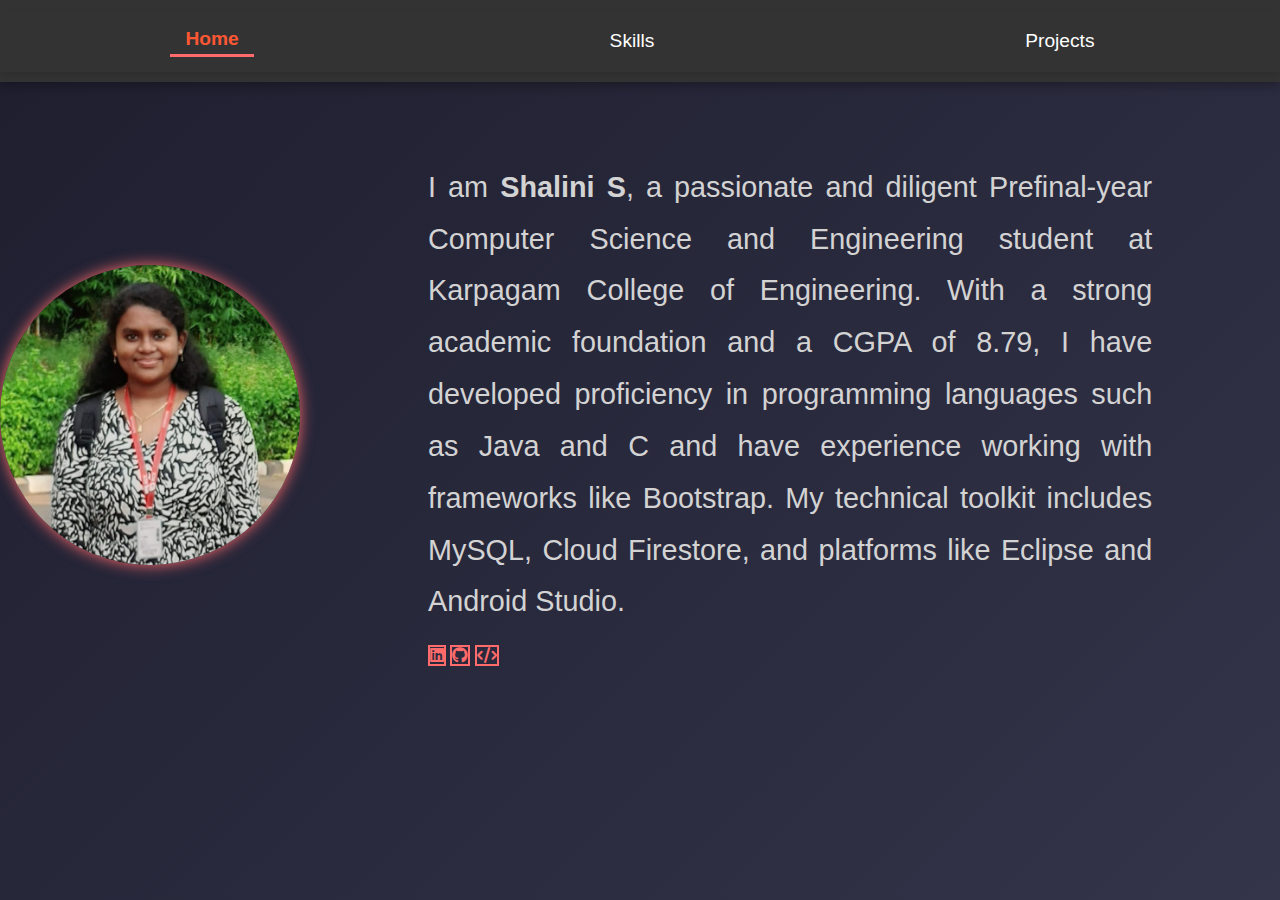
<file: index.html>
<!DOCTYPE html>
<html lang="en">

<head>
    <meta charset="UTF-8">
    <meta name="viewport" content="width=device-width, initial-scale=1.0">
    <link rel="stylesheet" href="https://cdnjs.cloudflare.com/ajax/libs/font-awesome/6.5.2/css/all.min.css">
    <link rel="stylesheet" href="style.css">
    <link rel="stylesheet" href="https://maxcdn.bootstrapcdn.com/bootstrap/4.5.2/css/bootstrap.min.css">
    <title>Portfolio Website</title>
    <style>
        /* Style for the navigation bar */
        
        body {
            margin: 0;
            padding: 0;
        }

        header {
            background-color: #333;
            color: white;
            padding: 10px 0;
        }
        nav {
            display: flex;
            justify-content: space-around;
            align-items: center;
            background-color: #333; /* Background color for nav */
            padding: 15px 0;
            width: 100%; /* Full width */
            box-shadow: 0 4px 6px rgba(0, 0, 0, 0.1);
        }

        /* Navigation links */
        nav a {
            color: white;
            text-decoration: none;
            font-size: 1.2rem; /* Increase font size */
            padding: 0 15px;
            transition: color 0.3s;
        }

        nav a:hover {
            color: #ff5733; /* Change color on hover */
        }

        nav a.active {
            color: #ff5733; /* Highlight active link */
            font-weight: bold;
        }
        .home-content p {
            text-align: justify; /* Justify the text */
            line-height: 1.8; /* Improve readability */
            padding-right: 15%;
        }
    </style>
</head>
<body>
    <header>
        

        <nav>
            <a href="index.html" class="active">Home</a>
           
            <a href="skills.html">Skills</a>
            <a href="projects.html">Projects</a>
      
        </nav>
    </header>
    <section class="home">
        <div class="home-img">
            <img src="mine.jpg" alt="Shalini's Picture">
        </div>
        <div class="home-content">
            <!-- <h1>Hi, It's <span>Shalini S</span></h1>
            <h3 class="typing-text">I'm a <span></span></h3> -->
            <p class="home-content">
                I am <strong>Shalini S</strong>, a passionate and diligent  Prefinal-year Computer Science and Engineering student at Karpagam College of Engineering. With a strong academic foundation and a CGPA of 8.79, I have developed proficiency in programming languages such as Java and C and have experience working with frameworks like Bootstrap. My technical toolkit includes MySQL, Cloud Firestore, and platforms like Eclipse and Android Studio.
            </p>
           
            <div class="social-icons">
                <a href="https://www.linkedin.com/in/shalini-s-a0510026a/"><i class="fa-brands fa-linkedin"></i></a>
                <a href="https://github.com/shalini2135"><i class="fa-brands fa-github"></i></a>
                <a href="https://leetcode.com/u/717822p346/"><i class="fa-solid fa-code"></i></a>
            </div>
            
        </div>
    </section>

    <script src="https://code.jquery.com/jquery-3.5.1.slim.min.js"></script>
    <script src="https://cdn.jsdelivr.net/npm/@popperjs/core@2.9.3/dist/umd/popper.min.js"></script>
    <script src="https://maxcdn.bootstrapcdn.com/bootstrap/4.5.2/js/bootstrap.min.js"></script>
</body>
</html>
</file>
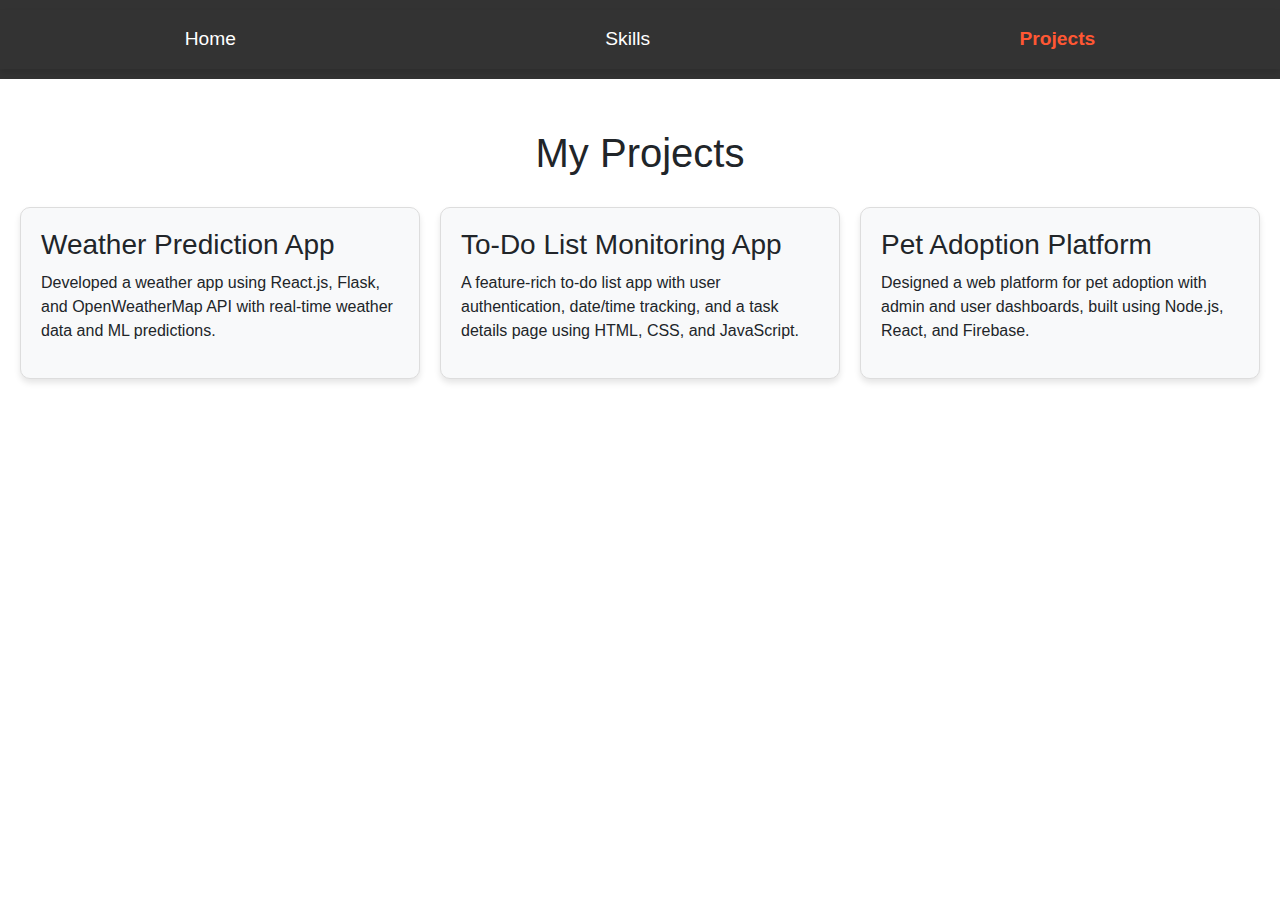
<file: projects.html>
<!DOCTYPE html>
<html lang="en">

<head>
    <meta charset="UTF-8">
    <meta name="viewport" content="width=device-width, initial-scale=1.0">
    <link rel="stylesheet" href="https://cdnjs.cloudflare.com/ajax/libs/font-awesome/6.5.2/css/all.min.css">
    <link rel="stylesheet" href="https://maxcdn.bootstrapcdn.com/bootstrap/4.5.2/css/bootstrap.min.css">
    <title>Projects - Shalini S</title>
    <style>
        body {
            margin: 0;
            padding: 0;
        }

        header {
            background-color: #333;
            color: white;
            padding: 10px 0;
        }
        nav {
            display: flex;
            justify-content: space-around;
            align-items: center;
            background-color: #333; /* Background color for nav */
            padding: 15px 0;
            width: 100%; /* Full width */
            box-shadow: 0 4px 6px rgba(0, 0, 0, 0.1);
        }

        /* Navigation links */
        nav a {
            color: white;
            text-decoration: none;
            font-size: 1.2rem; /* Increase font size */
            padding: 0 15px;
            transition: color 0.3s;
        }

        nav a:hover {
            color: #ff5733; /* Change color on hover */
        }

        nav a.active {
            color: #ff5733; /* Highlight active link */
            font-weight: bold;
        }

        .projects-section {
            padding: 50px 20px;
            text-align: center;
        }

        .projects-section h1 {
            margin-bottom: 30px;
        }

        .projects-grid {
            display: grid;
            grid-template-columns: repeat(auto-fit, minmax(300px, 1fr));
            gap: 20px;
        }

        .project-card {
            background-color: #f8f9fa;
            border: 1px solid #ddd;
            border-radius: 10px;
            box-shadow: 0 4px 6px rgba(0, 0, 0, 0.1);
            overflow: hidden;
        }

        .project-card img {
            width: 100%;
            height: 200px;
            object-fit: cover;
        }

        .project-card .card-content {
            padding: 20px;
            text-align: left;
        }

        .project-card h3 {
            margin-bottom: 10px;
        }

        .project-card p {
            margin-bottom: 15px;
        }

        .project-card a {
            text-decoration: none;
            color: #007bff;
            font-weight: bold;
            transition: color 0.3s;
        }

        .project-card a:hover {
            color: #ff5733;
        }
    </style>
</head>

<body>
    <header>
        <nav>
            <a href="index.html">Home</a>
            <a href="skills.html">Skills</a>
            <a href="projects.html" class="active">Projects</a>
          
        </nav>
    </header>

    <section class="projects-section">
        <h1>My Projects</h1>
        <div class="projects-grid">
            <div class="project-card">
                
                <div class="card-content">
                    <h3>Weather Prediction App</h3>
                    <p>Developed a weather app using React.js, Flask, and OpenWeatherMap API with real-time weather data and ML predictions.</p>
                    <!-- <a href="https://github.com/shalini2135/weather-app" target="_blank">View on GitHub</a> -->
                </div>
            </div>
            <div class="project-card">
                <!-- <img src="project2.jpg" alt="Project 2"> -->
                <div class="card-content">
                    <h3>To-Do List Monitoring App</h3>
                    <p>A feature-rich to-do list app with user authentication, date/time tracking, and a task details page using HTML, CSS, and JavaScript.</p>
                    <!-- <a href="https://github.com/shalini2135/todo-app" target="_blank">View on GitHub</a> -->
                </div>
            </div>
            <div class="project-card">
                <!-- <img src="project3.jpg" alt="Project 3"> -->
                <div class="card-content">
                    <h3>Pet Adoption Platform</h3>
                    <p>Designed a web platform for pet adoption with admin and user dashboards, built using Node.js, React, and Firebase.</p>
                    <!-- <a href="https://github.com/shalini2135/pet-adoption" target="_blank">View on GitHub</a> -->
                </div>
            </div>
        </div>
    </section>

    <script src="https://code.jquery.com/jquery-3.5.1.slim.min.js"></script>
    <script src="https://cdn.jsdelivr.net/npm/@popperjs/core@2.9.3/dist/umd/popper.min.js"></script>
    <script src="https://maxcdn.bootstrapcdn.com/bootstrap/4.5.2/js/bootstrap.min.js"></script>
</body>

</html>
</file>
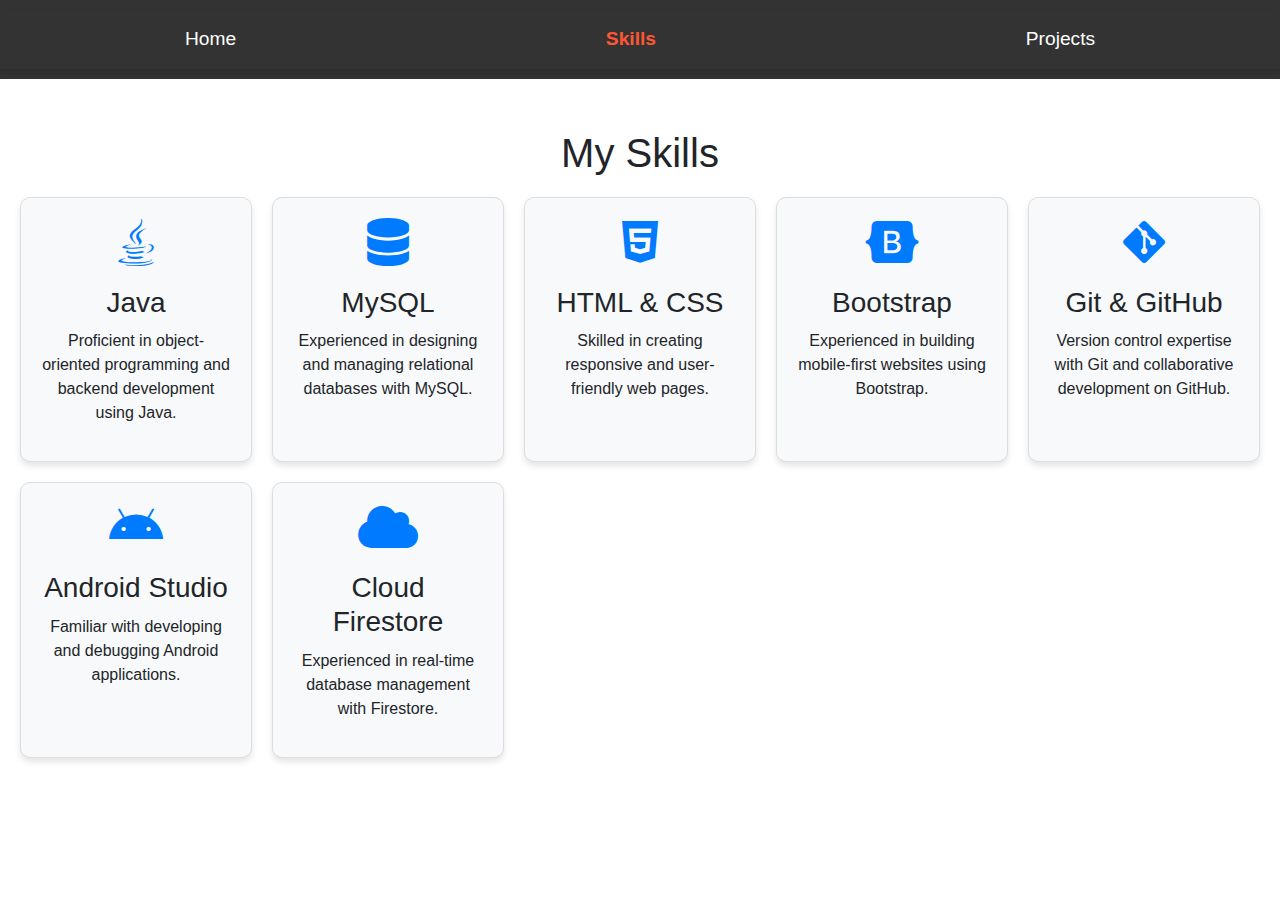
<file: skills.html>
<!DOCTYPE html>
<html lang="en">

<head>
    <meta charset="UTF-8">
    <meta name="viewport" content="width=device-width, initial-scale=1.0">
    <link rel="stylesheet" href="https://cdnjs.cloudflare.com/ajax/libs/font-awesome/6.5.2/css/all.min.css">
    <link rel="stylesheet" href="https://maxcdn.bootstrapcdn.com/bootstrap/4.5.2/css/bootstrap.min.css">
    <title>Skills - Shalini S</title>
    <style>
        body {
            
            margin: 0;
            padding: 0;
        }

        header {
            background-color: #333;
            color: white;
            padding: 10px 0;
        }

        nav {
            display: flex;
            justify-content: space-around;
            align-items: center;
            background-color: #333; /* Background color for nav */
            padding: 15px 0;
            width: 100%; /* Full width */
            box-shadow: 0 4px 6px rgba(0, 0, 0, 0.1);
        }

        /* Navigation links */
        nav a {
            color: white;
            text-decoration: none;
            font-size: 1.2rem; /* Increase font size */
            padding: 0 15px;
            transition: color 0.3s;
        }

        nav a:hover {
            color: #ff5733; /* Change color on hover */
        }

        nav a.active {
            color: #ff5733; /* Highlight active link */
            font-weight: bold;
        }
        .skills-section {
            padding: 50px 20px;
            text-align: center;
        }

        .skills-section h1 {
            margin-bottom: 20px;
        }

        .skills-grid {
            display: grid;
            grid-template-columns: repeat(auto-fit, minmax(200px, 1fr));
            gap: 20px;
        }

        .skill-card {
            background-color: #f8f9fa;
            padding: 20px;
            border: 1px solid #ddd;
            border-radius: 10px;
            box-shadow: 0 4px 6px rgba(0, 0, 0, 0.1);
            text-align: center;
        }

        .skill-card i {
            font-size: 3rem;
            color: #007bff;
            margin-bottom: 10px;
        }

        .skill-card h3 {
            margin: 10px 0;
        }
    </style>
</head>

<body>
    <header>
        <nav>
            <a href="index.html">Home</a>
            <a href="skills.html" class="active">Skills</a>
            <a href="projects.html">Projects</a>
         
        </nav>
    </header>
    <section class="skills-section">
        <h1>My Skills</h1>
        <div class="skills-grid">
            <div class="skill-card">
                <i class="fa-brands fa-java"></i>
                <h3>Java</h3>
                <p>Proficient in object-oriented programming and backend development using Java.</p>
            </div>
            <div class="skill-card">
                <i class="fa-solid fa-database"></i>
                <h3>MySQL</h3>
                <p>Experienced in designing and managing relational databases with MySQL.</p>
            </div>
            <div class="skill-card">
                <i class="fa-brands fa-html5"></i>
                <h3>HTML & CSS</h3>
                <p>Skilled in creating responsive and user-friendly web pages.</p>
            </div>
            <div class="skill-card">
                <i class="fa-brands fa-bootstrap"></i>
                <h3>Bootstrap</h3>
                <p>Experienced in building mobile-first websites using Bootstrap.</p>
            </div>
            <div class="skill-card">
                <i class="fa-brands fa-git-alt"></i>
                <h3>Git & GitHub</h3>
                <p>Version control expertise with Git and collaborative development on GitHub.</p>
            </div>
            <div class="skill-card">
                <i class="fa-brands fa-android"></i>
                <h3>Android Studio</h3>
                <p>Familiar with developing and debugging Android applications.</p>
            </div>
            <div class="skill-card">
                <i class="fa-solid fa-cloud"></i>
                <h3>Cloud Firestore</h3>
                <p>Experienced in real-time database management with Firestore.</p>
            </div>
        </div>
    </section>

    <script src="https://code.jquery.com/jquery-3.5.1.slim.min.js"></script>
    <script src="https://cdn.jsdelivr.net/npm/@popperjs/core@2.9.3/dist/umd/popper.min.js"></script>
    <script src="https://maxcdn.bootstrapcdn.com/bootstrap/4.5.2/js/bootstrap.min.js"></script>
</body>

</html>
</file>
<file: style.css>
body {
    width: 100%;
    height: 100vh;
    overflow-x: hidden;
    background: linear-gradient(135deg, #1e1e2f, #34344a);
    color: #f0f0f0;
}

header {
    background-color: rgba(30, 30, 47, 0.8); /* Slightly transparent background */
    box-shadow: 0px 4px 10px rgba(0, 0, 0, 0.3);
}

.logo {
    color: #ff6b6b;
}

nav a {
    color: #f0f0f0;
}

nav a:hover,
nav a.active {
    color: #ff6b6b;
    border-bottom: 3px solid #ff6b6b;
}

.home {
    display: flex;
    justify-content: center;
    align-items: center;
    gap: 8rem;
    padding-top: 5rem;
    background-color: transparent;
}

.home-img img {
    width: 300px;
    height: 300px;
    object-fit: cover;
    border-radius: 50%;
    box-shadow: 0 0 15px #ff6b6b;
    transition: transform 0.3s ease, box-shadow 0.3s ease;
}

.home-img img:hover {
    transform: scale(1.05);
    box-shadow: 0 0 25px #ff6b6b;
}

.home-content h1 {
    font-size: 5rem;
    color: #ff6b6b;
}

.home-content h3 {
    font-size: 3rem;
    color: #f0f0f0;
}

.home-content p {
    font-size: 1.8rem;
    color: #d3d3d3;
    line-height: 1.8;
}

.social-icons a {
    background-color: transparent;
    color: #ff6b6b;
    border: 2px solid #ff6b6b;
}

.social-icons a:hover {
    color: #1e1e2f;
    background-color: #ff6b6b;
}

.btn {
    background-color: transparent;
    color: #ff6b6b;
    border: 2px solid #ff6b6b;
}

.btn:hover {
    background-color: #ff6b6b;
    color: #1e1e2f;
    box-shadow: 0 0 15px #ff6b6b;
}
</file>
